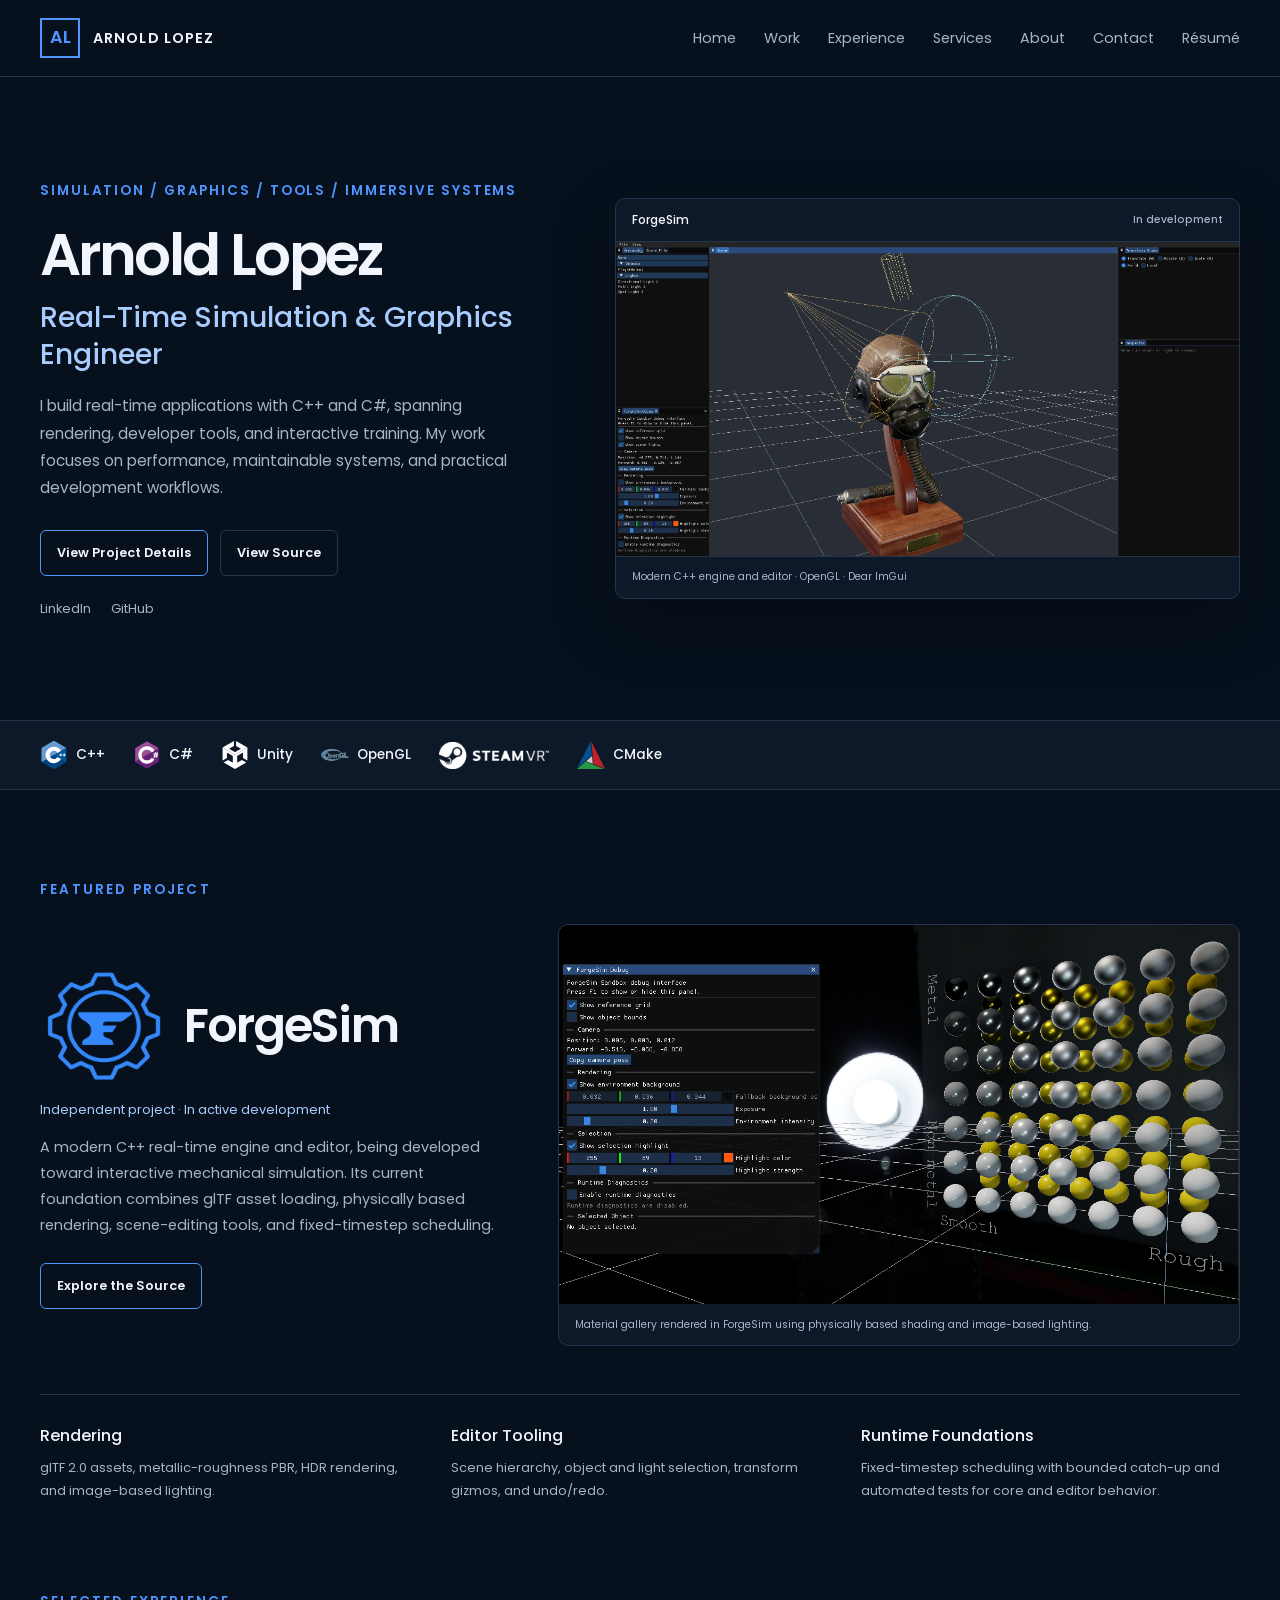
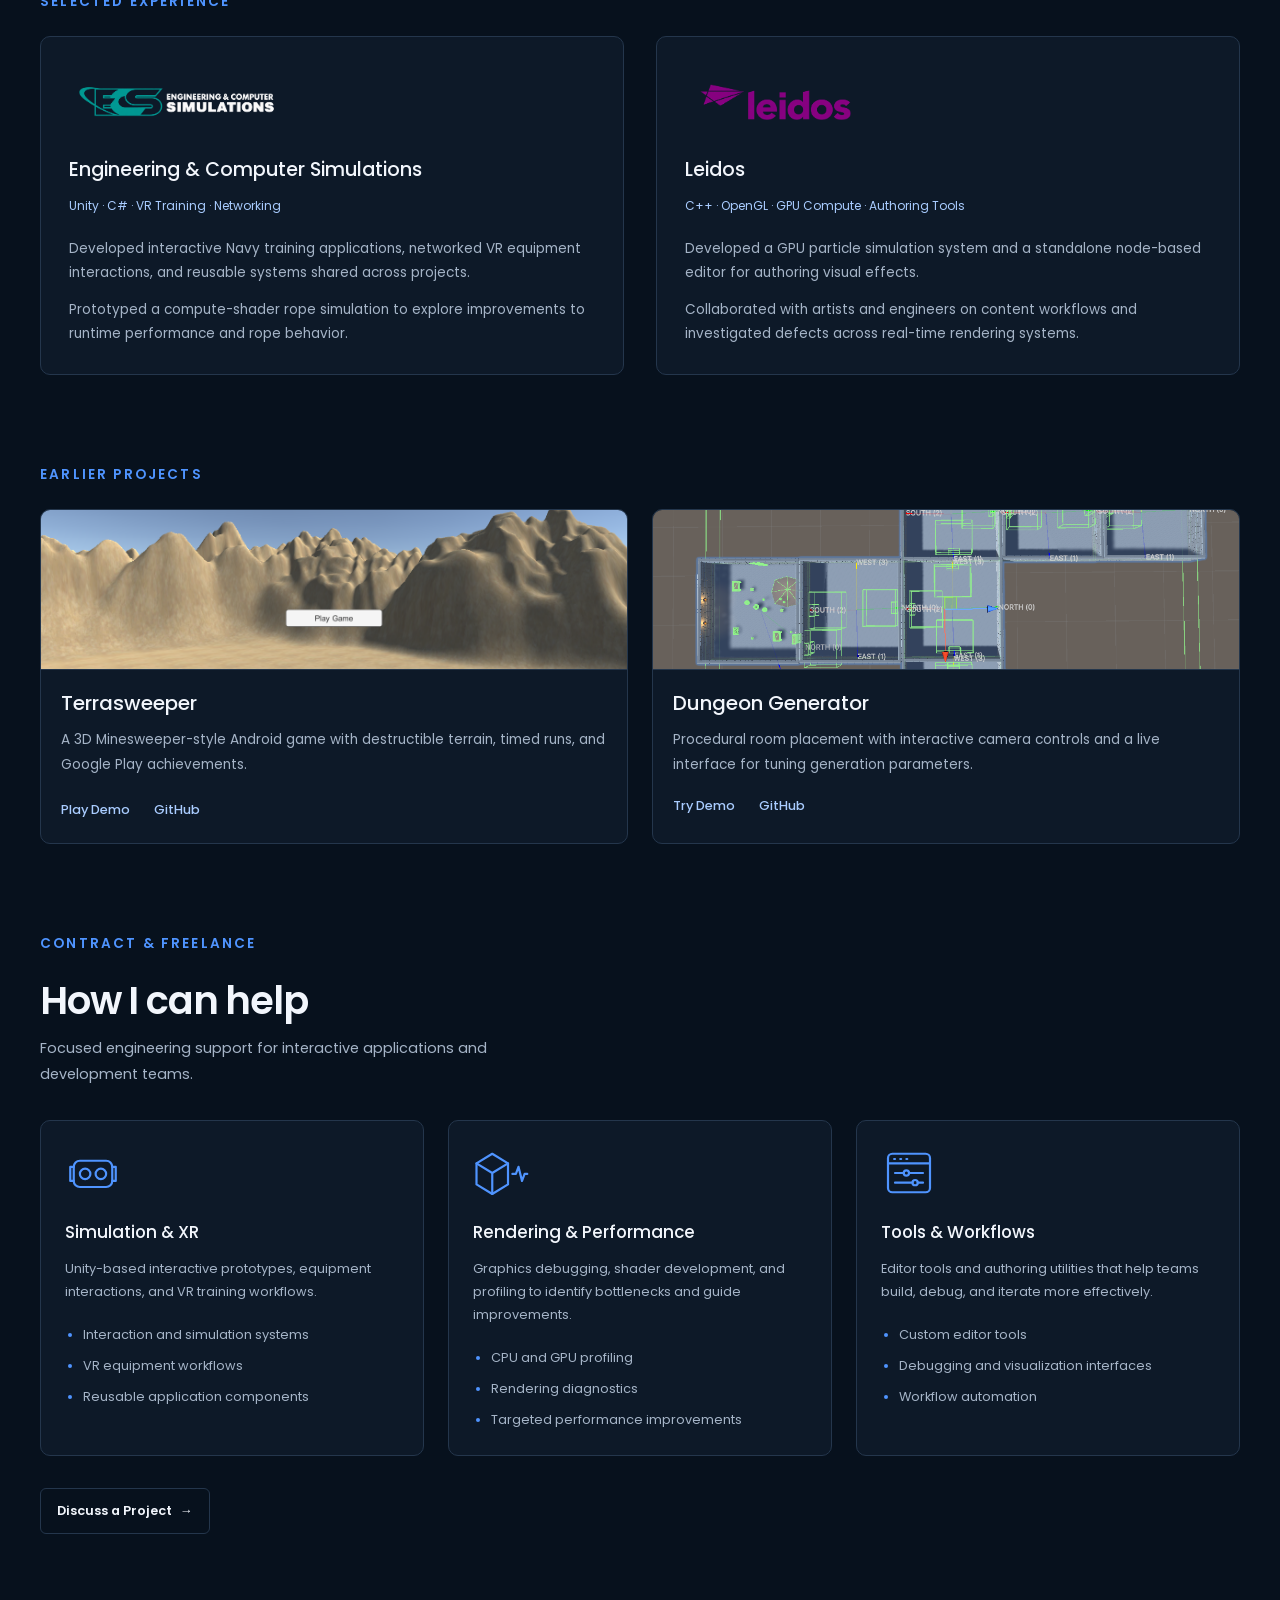
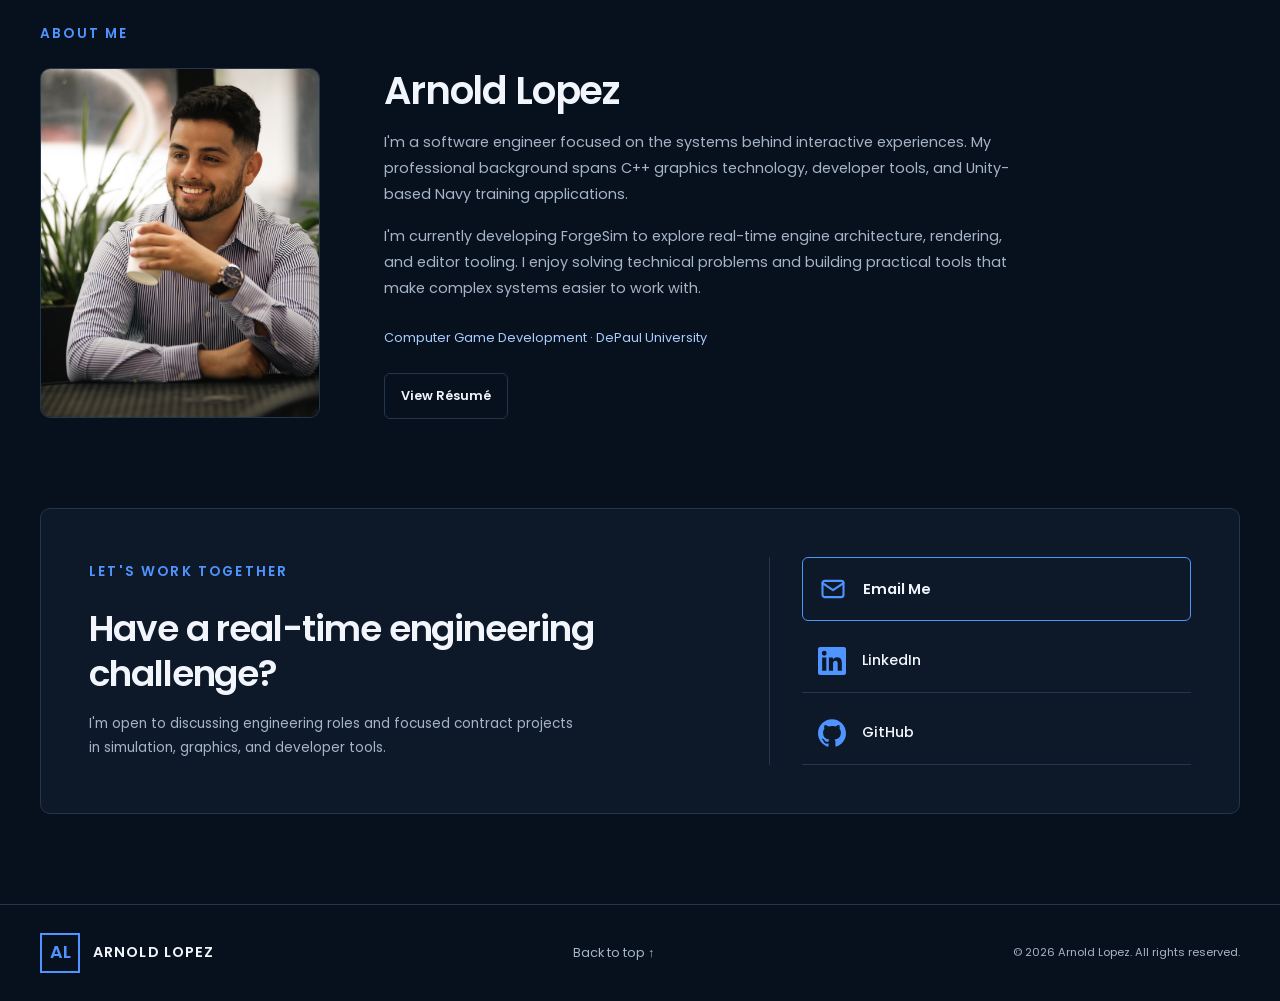
<file: index.html>
<!DOCTYPE html>
<html lang="en">
<head>
    <!-- Google tag (gtag.js) -->
  <script async src="https://www.googletagmanager.com/gtag/js?id=G-CKP7PVN714"></script>
  <script>
    window.dataLayer = window.dataLayer || [];
    function gtag(){dataLayer.push(arguments);}
    gtag('js', new Date());

    gtag('config', 'G-CKP7PVN714');
  </script>
  <meta charset="UTF-8" />
  <meta name="viewport" content="width=device-width, initial-scale=1.0" />

  <title>Arnold Lopez | Simulation &amp; Graphics Engineer</title>

  <meta
    name="description"
    content="C++ and C# engineering for real-time simulation, graphics, developer tools, and VR training. Explore ForgeSim and selected professional work."
  />

  <meta name="theme-color" content="#07111d" />

  <link rel="canonical" href="https://lopezdeveloper.net/" />
  <link rel="icon" href="./assets/favicon.svg" type="image/svg+xml" />

  <meta property="og:type" content="website" />
  <meta property="og:url" content="https://lopezdeveloper.net/" />
  <meta property="og:title" content="Arnold Lopez | Simulation &amp; Graphics Engineer" />
  <meta
    property="og:description"
    content="Real-time simulation, rendering, developer tools, and VR training. Explore ForgeSim and selected engineering work."
  />

  <link rel="stylesheet" href="style.css" />
  <link rel="stylesheet" href="mediaqueries.css" />
</head>
<body>
  <header class="site-header">
    <div class="container header-inner">
      <a class="brand" href="#profile" aria-label="Arnold Lopez home">
        <span class="brand-mark" aria-hidden="true">AL</span>
        <span class="brand-name">Arnold Lopez</span>
      </a>

      <button
        class="menu-toggle"
        type="button"
        aria-controls="primary-navigation"
        aria-expanded="false"
        hidden
      >
        Menu
      </button>

      <nav
        id="primary-navigation"
        class="primary-navigation"
        aria-label="Primary navigation"
      >
        <a href="#profile">Home</a>
        <a href="#forgesim">Work</a>
        <a href="#experience">Experience</a>
        <a href="#services">Services</a>
        <a href="#about">About</a>
        <a href="#contact">Contact</a>

        <a 
          href="./assets/Arnold-Lopez-Resume.pdf"
          target="_blank"
          rel="noopener noreferrer"
        >Résumé
      </a>
      </nav>
    </div>
  </header>
  <main id="main-content" tabindex="-1">
  <section id="profile" class="hero">
  <div class="container hero-layout">
    <div class="hero-copy">
      <p class="hero-eyebrow">
        Simulation / Graphics / Tools / Immersive Systems
      </p>

      <h1>Arnold Lopez</h1>

      <p class="hero-role">
        Real-Time Simulation &amp; Graphics Engineer
      </p>

      <p class="hero-description">
        I build real-time applications with C++ and C#, spanning
        rendering, developer tools, and interactive training.
        My work focuses on performance, maintainable systems,
        and practical development workflows.
      </p>

      <div class="hero-actions">
        <a class="hero-button hero-button-primary" 
           href="./projects/forgesim/"
        >
          View Project Details
        </a>
        <a
          class="hero-button hero-button-secondary"
          href="https://github.com/L0932/ForgeSim"
          target="_blank"
          rel="noopener noreferrer"
        >
          View Source
        </a>
      </div>

      <div class="hero-socials">
        <a href="https://www.linkedin.com/in/arnoldlopez/"
           target="_blank"
           rel="noopener noreferrer"
        >
          LinkedIn
        </a>
        <a href="https://github.com/L0932"
           target="_blank"
           rel="noopener noreferrer"
        >GitHub
      </a>
      </div>
    </div>

    <figure class="hero-preview">
      <div class="preview-header">
        <span>ForgeSim</span>
        <span class="preview-status">In development</span>
      </div>

      <img
        src="./assets/forgesim-editor.png"
        alt="Flight Helmet rendered in ForgeSim's docked editor,
             with scene hierarchy and property controls."
        fetchpriority="high"
      />

      <figcaption>
        Modern C++ engine and editor · OpenGL · Dear ImGui
      </figcaption>
    </figure>
  </div>
</section>

<div class="technology-strip">
  <div class="container technology-strip-inner">
<ul class="technology-list" aria-label="Technologies I work with">
  <li>
    <img src="assets/technologies/cplusplus.svg" alt="" width="28" height="28" />
    <span>C++</span>
  </li>
  <li>
    <img src="assets/technologies/csharp.svg" alt="" width="28" height="28" />
    <span>C#</span>
  </li>
  <li>
    <img class="technology-logo-light" src="assets/technologies/unity.svg" alt="" width="28" height="28" />
    <span>Unity</span>
  </li>
  <li>
    <img class="technology-logo-opengl" src="assets/technologies/opengl.svg" alt="" width="28" height="28" />
    <span>OpenGL</span>
  </li>
  <!-- <li>
    <span>GLSL</span>
  </li> -->
  <li>
    <img
      class="technology-wordmark technology-logo-light"
      src="assets/technologies/steamvr.png"
      alt="SteamVR"
    />
</li>
  <li>
    <img src="assets/technologies/cmake.svg" alt="" width="28" height="28" />
    <span>CMake</span>
  </li>
  <!-- <li>
    <span>VR / XR</span>
  </li> -->
</ul>
  </div>
</div>

<section id="forgesim" class="featured-project">
  <div class="container">
    <p class="section-eyebrow">Featured project</p>

    <div class="featured-project-layout">
      <div class="featured-project-copy">
        <h2 class="featured-project-title">
        <img 
          src="./assets/forgesim-icon.png"
          alt=""
          width="64"
          height="64"
          />          
          <span>ForgeSim</span>
      </h2>
        <p class="project-status">
          Independent project · In active development
        </p>

        <p class="featured-project-description">
          A modern C++ real-time engine and editor, being developed
          toward interactive mechanical simulation. Its current
          foundation combines glTF asset loading, physically based
          rendering, scene-editing tools, and fixed-timestep scheduling.
        </p>

        <a
          class="hero-button hero-button-primary"
          href="https://github.com/L0932/ForgeSim"
          target="_blank"
          rel="noopener noreferrer"
        >
          Explore the Source
        </a>
      </div>

      <figure class="featured-project-image">
        <img
          src="./assets/forgesim-material-gallery.png"
          alt="ForgeSim material gallery demonstrating metallic and
              dielectric surfaces with different roughness and textures."
          loading="lazy"
        />

  <figcaption>
    Material gallery rendered in ForgeSim using
    physically based shading and image-based lighting.
  </figcaption>
      </figure>
    </div>

    <div class="project-highlights">
      <article class="project-highlight">
        <h3>Rendering</h3>
        <p>
          glTF 2.0 assets, metallic-roughness PBR, HDR rendering,
          and image-based lighting.
        </p>
      </article>

      <article class="project-highlight">
        <h3>Editor Tooling</h3>
        <p>
          Scene hierarchy, object and light selection, transform
          gizmos, and undo/redo.
        </p>
      </article>

      <article class="project-highlight">
        <h3>Runtime Foundations</h3>
        <p>
          Fixed-timestep scheduling with bounded catch-up and
          automated tests for core and editor behavior.
        </p>
      </article>
    </div>
  </div>
</section>

<section id="experience" class="professional-experience">
  <div class="container">
    <p class="section-eyebrow">Selected experience</p>

    <div class="experience-grid">
      <article class="experience-entry">
        <div class="experience-logo">
        <img
          class="company-logo company-logo-ecs"
          src="./assets/ecs-logo.png"
          alt=""
          loading="lazy"
        />
      </div>
        <h2>Engineering &amp; Computer Simulations</h2>

        <p class="experience-focus">
          Unity · C# · VR Training · Networking
        </p>

        <p>
          Developed interactive Navy training applications,
          networked VR equipment interactions, and reusable
          systems shared across projects.
        </p>

        <p>
          Prototyped a compute-shader rope simulation to explore
          improvements to runtime performance and rope behavior.
        </p>
      </article>

      <article class="experience-entry">

        <div class="experience-logo">
        <img
          class="company-logo company-logo-leidos"
          src="./assets/leidos-logo.png"
          alt=""
          loading="lazy"
        />
      </div>
        <h2>Leidos</h2>

        <p class="experience-focus">
          C++ · OpenGL · GPU Compute · Authoring Tools
        </p>

        <p>
          Developed a GPU particle simulation system and a
          standalone node-based editor for authoring visual effects.
        </p>

        <p>
          Collaborated with artists and engineers on content
          workflows and investigated defects across real-time
          rendering systems.
        </p>
      </article>
    </div>
  </div>
</section>

<section id="projects" class="earlier-projects">
  <div class="container">
    <p class="section-eyebrow">Earlier projects</p>

    <div class="earlier-project-grid">
      <article class="earlier-project-card">
        <img
          class="earlier-project-image"
          src="./assets/terrasweeper-pic.png"
          alt="Terrasweeper desert landscape."
          loading="lazy"
        />

        <div class="earlier-project-copy">
          <h2>Terrasweeper</h2>

          <p>
            A 3D Minesweeper-style Android game with destructible
            terrain, timed runs, and Google Play achievements.
          </p>

          <div class="project-links">
            <a class="project-link"
              href="https://lopezdeveloper.net/projects/terrasweeper/"
              target="_blank"
              rel="noopener noreferrer"
            >Play Demo</a>

            <a class="project-link"
              href="https://github.com/L0932/Terrasweeper"
              target="_blank"
              rel="noopener noreferrer"
            >GitHub</a>
          </div>
        </div>
      </article>

      <article class="earlier-project-card">
        <img
          class="earlier-project-image"
          src="./assets/dungeon-project.png"
          alt="Procedurally generated dungeon rooms."
          loading="lazy"
        />

        <div class="earlier-project-copy">
          <h2>Dungeon Generator</h2>

          <p>
            Procedural room placement with interactive camera controls
            and a live interface for tuning generation parameters.
          </p>

          <div class="project-links">
            <a
              href="https://lopezdeveloper.net/projects/dungeon-generator-demo/"
              target="_blank"
              rel="noopener noreferrer"
            >Try Demo </a>

            <a
              href="https://github.com/L0932/DungeonGenerator"
              target="_blank"
              rel="noopener noreferrer"
            >GitHub </a>
          </div>
        </div>
      </article>
    </div>
  </div>
</section>

<section id="services" class="services-section">
  <div class="container">
    <p class="section-eyebrow">Contract &amp; freelance</p>

    <h2 class="services-heading">How I can help</h2>

    <p class="services-intro">
      Focused engineering support for interactive applications
      and development teams.
    </p>

    <div class="services-grid">
      <article class="service-card">
        <img
          class="service-icon"
          src="./assets/simulation-xr-icon.svg"
          alt=""
        />
        <h3>Simulation &amp; XR</h3>
        <p>
          Unity-based interactive prototypes, equipment interactions,
          and VR training workflows.
        </p>
        <ul>
          <li>Interaction and simulation systems</li>
          <li>VR equipment workflows</li>
          <li>Reusable application components</li>
        </ul>
      </article>

      <article class="service-card">
        <img
          class="service-icon"
          src="./assets/rendering-performance-icon.svg"
          alt=""
        />
        <h3>Rendering &amp; Performance</h3>
        <p>
          Graphics debugging, shader development, and profiling
          to identify bottlenecks and guide improvements.
        </p>
        <ul>
          <li>CPU and GPU profiling</li>
          <li>Rendering diagnostics</li>
          <li>Targeted performance improvements</li>
        </ul>
      </article>

      <article class="service-card">
        <img
          class="service-icon"
          src="./assets/tools-workflows-icon.svg"
          alt=""
        />
        <h3>Tools &amp; Workflows</h3>
        <p>
          Editor tools and authoring utilities that help teams
          build, debug, and iterate more effectively.
        </p>
        <ul>
          <li>Custom editor tools</li>
          <li>Debugging and visualization interfaces</li>
          <li>Workflow automation</li>
        </ul>
      </article>
    </div>

    <a class="hero-button hero-button-secondary" href="#contact">
      Discuss a Project <span aria-hidden="true">→</span>
    </a>
  </div>
</section>

<section id="about" class="about-section">
  <div class="container">
    <p class="section-eyebrow">About me</p>

    <div class="about-layout">
      <img
        class="about-portrait"
        src="./assets/profile-pic-02.jpg"
        alt="Arnold Lopez"
        loading="lazy"
      />

      <div class="about-copy">
        <h2>Arnold Lopez</h2>

        <p>
          I'm a software engineer focused on the systems behind
          interactive experiences. My professional background spans
          C++ graphics technology, developer tools, and Unity-based
          Navy training applications.
        </p>

        <p>
          I'm currently developing ForgeSim to explore real-time
          engine architecture, rendering, and editor tooling.
          I enjoy solving technical problems and building practical
          tools that make complex systems easier to work with.
        </p>

        <p class="about-education">
          Computer Game Development · DePaul University
        </p>

        <a
          class="hero-button hero-button-secondary"
          href="./assets/Arnold-Lopez-Resume.pdf"
          target="_blank"
          rel="noopener noreferrer"
        >
          View Résumé
        </a>
      </div>
    </div>
  </div>
</section>

<section id="contact" class="contact-section">
  <div class="container">
    <div class="contact-panel contact-panel-balanced">
      <div class="contact-copy">
        <p class="section-eyebrow">Let's work together</p>

        <h2>Have a real-time engineering challenge?</h2>

        <p>
          I'm open to discussing engineering roles and focused
          contract projects in simulation, graphics, and developer tools.
        </p>
      </div>

      <div class="contact-methods">
        <a
          class="contact-method contact-method-email"
          href="mailto:arnold.r.lopez@hotmail.com?subject=Engineering%20Inquiry"
        >
          <svg
            class="contact-method-icon"
            viewBox="0 0 24 24"
            fill="none"
            stroke="currentColor"
            stroke-width="1.8"
            stroke-linecap="round"
            stroke-linejoin="round"
            aria-hidden="true"
            focusable="false"
          >
            <rect x="3" y="5" width="18" height="14" rx="2" />
            <path d="m3 7 9 6 9-6" />
          </svg>
          <span>Email Me</span>
        </a>

        <a
          class="contact-method"
          href="https://www.linkedin.com/in/arnoldlopez/"
          target="_blank"
          rel="noopener noreferrer"
        >
          <svg
            class="contact-method-icon"
            viewBox="0 0 24 24"
            fill="currentColor"
            aria-hidden="true"
            focusable="false"
          >
            <path d="M20.447 20.452h-3.554v-5.569c0-1.328-.027-3.037-1.852-3.037-1.853 0-2.136 1.445-2.136 2.939v5.667H9.351V9h3.414v1.561h.049c.476-.9 1.637-1.85 3.37-1.85 3.601 0 4.267 2.37 4.267 5.455v6.286ZM5.337 7.433a2.062 2.062 0 1 1 0-4.124 2.062 2.062 0 0 1 0 4.124Zm1.782 13.019H3.555V9h3.564v11.452ZM22.225 0H1.771C.792 0 0 .774 0 1.729v20.542C0 23.227.792 24 1.771 24h20.451C23.2 24 24 23.227 24 22.271V1.729C24 .774 23.2 0 22.222 0Z" />
          </svg>
          <span>LinkedIn</span>
        </a>

        <a
          class="contact-method"
          href="https://github.com/L0932"
          target="_blank"
          rel="noopener noreferrer"
        >
          <svg
            class="contact-method-icon"
            viewBox="0 0 24 24"
            fill="currentColor"
            aria-hidden="true"
            focusable="false"
          >
            <path d="M12 .297C5.37.297 0 5.67 0 12.297c0 5.303 3.438 9.8 8.205 11.385.6.113.82-.258.82-.577 0-.285-.01-1.04-.015-2.04-3.338.724-4.043-1.61-4.043-1.61-.546-1.387-1.333-1.756-1.333-1.756-1.09-.745.083-.729.083-.729 1.205.084 1.838 1.237 1.838 1.237 1.07 1.835 2.807 1.305 3.492.998.108-.776.418-1.305.762-1.605-2.665-.303-5.467-1.334-5.467-5.931 0-1.31.467-2.381 1.235-3.221-.135-.303-.54-1.524.105-3.176 0 0 1.005-.322 3.3 1.23a11.5 11.5 0 0 1 3-.404c1.02.005 2.045.138 3 .404 2.28-1.552 3.285-1.23 3.285-1.23.645 1.652.24 2.873.12 3.176.765.84 1.23 1.911 1.23 3.221 0 4.609-2.805 5.625-5.475 5.922.42.36.81 1.096.81 2.22 0 1.606-.015 2.896-.015 3.286 0 .315.21.69.825.57C20.565 22.092 24 17.592 24 12.297c0-6.627-5.373-12-12-12Z" />
          </svg>
          <span>GitHub</span>
        </a>
      </div>
    </div>
  </div>
</section>

</main>

<footer class="site-footer">
  <div class="container footer-inner">
    <a class="brand" href="#profile" aria-label="Arnold Lopez home">
      <span class="brand-mark" aria-hidden="true">AL</span>
      <span class="brand-name">Arnold Lopez</span>
    </a>

    <a class="back-to-top" href="#profile">
      Back to top <span aria-hidden="true">↑</span>
    </a>

    <p class="footer-copyright">
      © 2026 Arnold Lopez. All rights reserved.
    </p>
  </div>
</footer>

  <script src="script.js"></script>
</body>
<a class="skip-link" href="#main-content">
  Skip to content
</a>
</html>
</file>
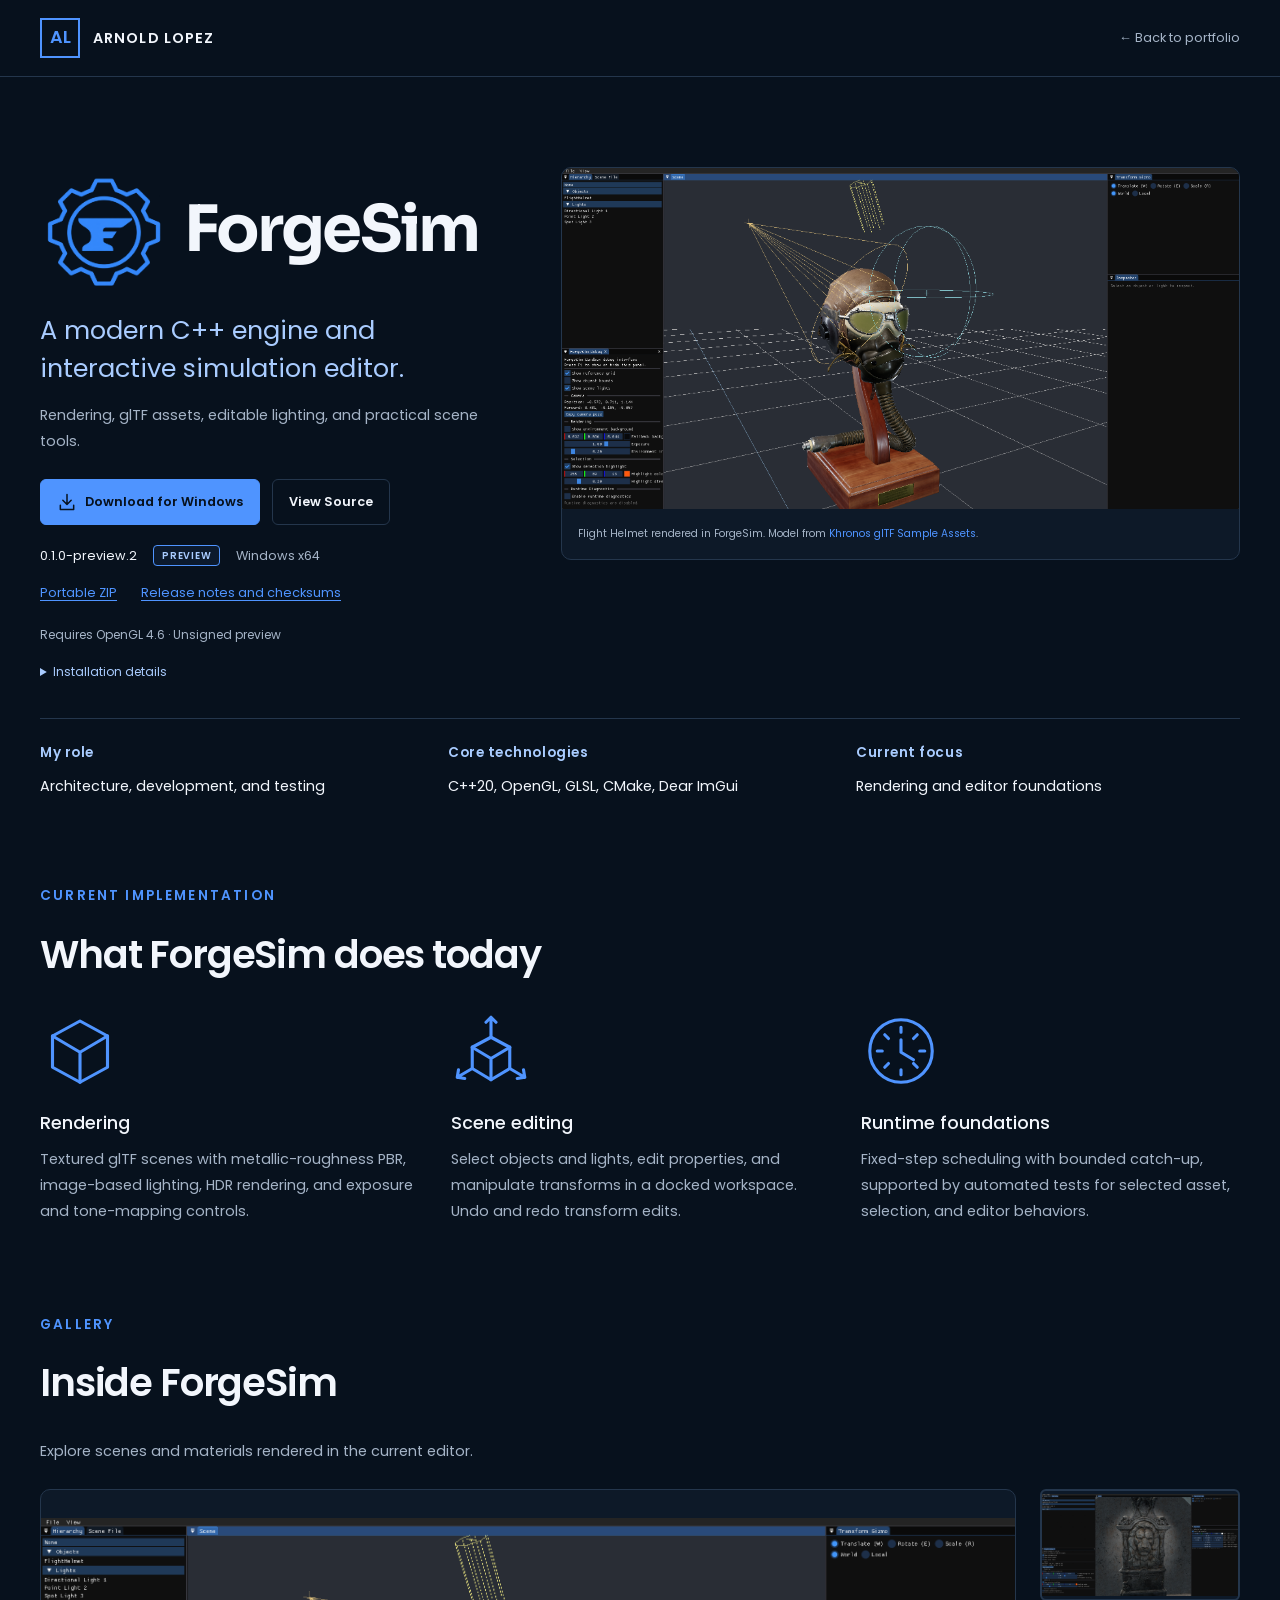
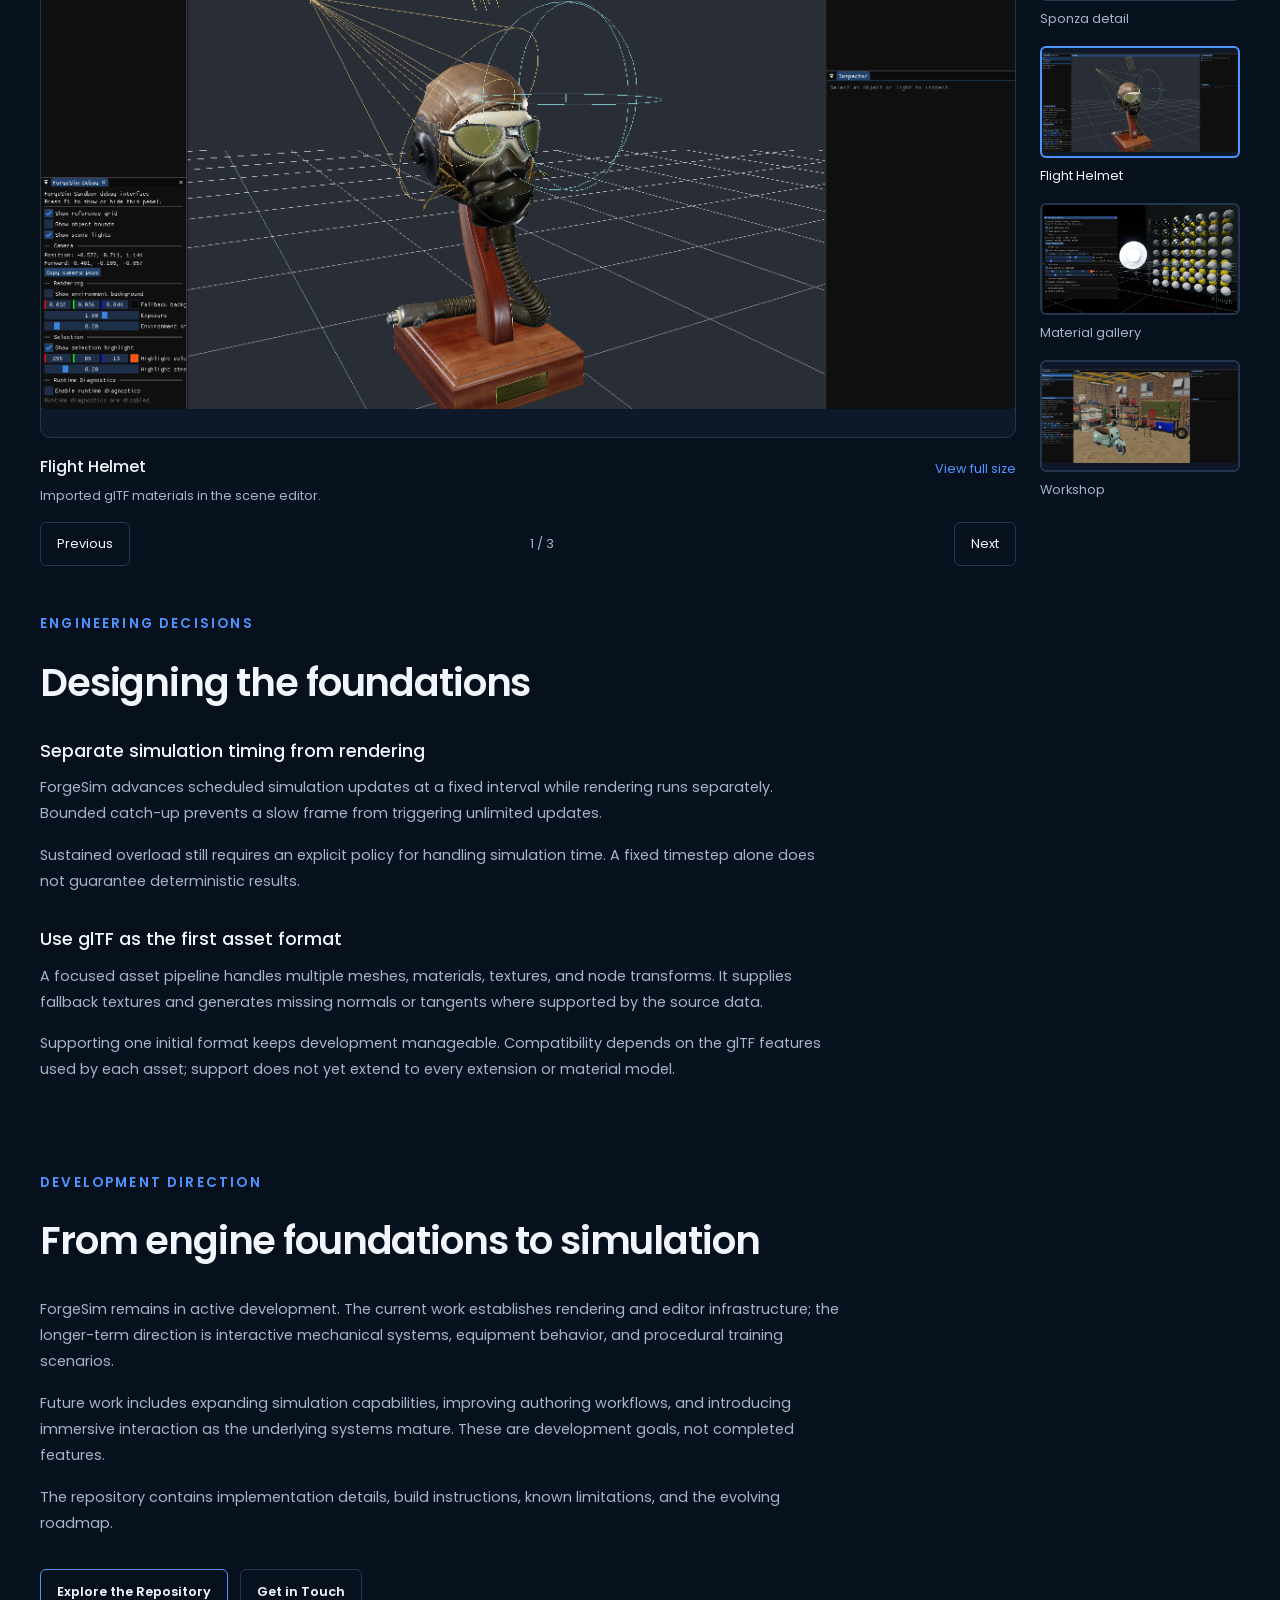
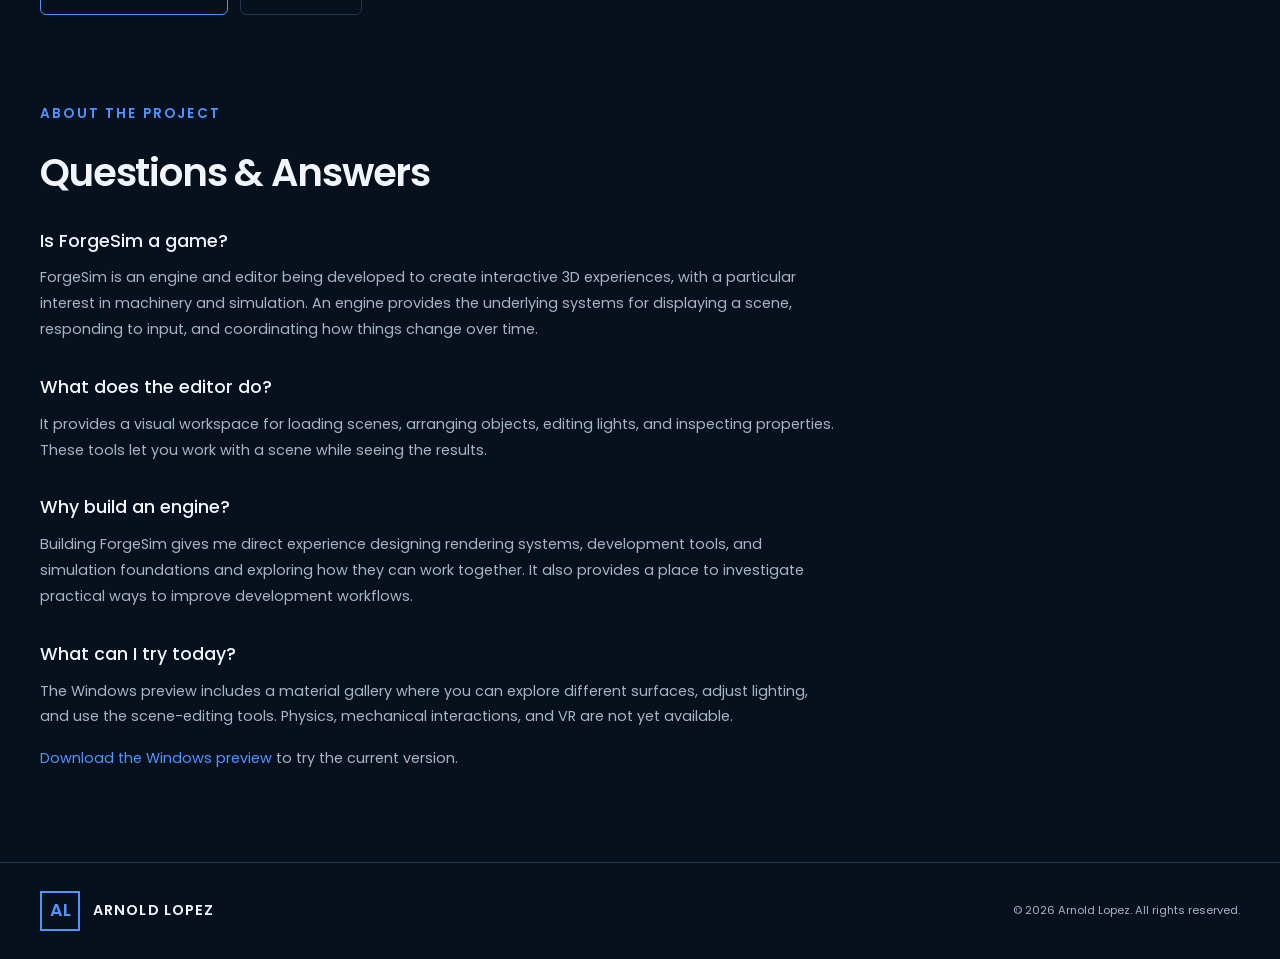
<file: projects/forgesim/index.html>
<!DOCTYPE html>
<html lang="en">
<head>
    <!-- Google tag (gtag.js) -->
    <script async src="https://www.googletagmanager.com/gtag/js?id=G-CKP7PVN714"></script>
    <script>
    window.dataLayer = window.dataLayer || [];
    function gtag(){dataLayer.push(arguments);}
    gtag('js', new Date());

    gtag('config', 'G-CKP7PVN714');
    </script>
    <meta charset="UTF-8" />
    <meta name="viewport" content="width=device-width, initial-scale=1.0" />

    <title>ForgeSim | Arnold Lopez</title>

    <meta
    name="description"
    content="Inside ForgeSim: a modern C++ real-time engine and editor exploring rendering, interactive simulation, and developer tooling."
    />

    <meta name="theme-color" content="#07111d" />

    <link
    rel="canonical"
    href="https://lopezdeveloper.net/projects/forgesim/"
    />

    <link
    rel="icon"
    href="../../assets/favicon.svg"
    type="image/svg+xml"
    />

    <link
      href="https://fonts.googleapis.com/css2?family=Sora:wght@700&display=swap"
      rel="stylesheet"
    />

    <link rel="stylesheet" href="../../style.css" />
    <link rel="stylesheet" href="../../mediaqueries.css" />

    <meta property="og:type" content="website" />
    <meta property="og:site_name" content="Arnold Lopez" />
    <meta property="og:title" content="ForgeSim | Arnold Lopez" />
    <meta
    property="og:description"
    content="A modern C++ engine and editor exploring real-time rendering, interactive simulation, and developer tooling."
    />
    <meta
    property="og:url"
    content="https://lopezdeveloper.net/projects/forgesim/"
    />
    <meta
    property="og:image"
    content="https://lopezdeveloper.net/assets/forgesim-workshop.png"
    />
    <meta
    property="og:image:alt"
    content="Workshop environment rendered in the ForgeSim editor."
    />

    <meta name="twitter:card" content="summary_large_image" />
    <meta name="twitter:title" content="ForgeSim | Arnold Lopez" />
    <meta
    name="twitter:description"
    content="A modern C++ engine and editor exploring rendering, simulation, and developer tooling."
    />
    <meta
    name="twitter:image"
    content="https://lopezdeveloper.net/assets/forgesim-workshop.png"
    />
    <meta
    name="twitter:image:alt"
    content="Workshop environment rendered in the ForgeSim editor."
    />
</head>

<body>
  <a class="skip-link" href="#main-content">Skip to content</a>

  <header class="site-header">
    <div class="container header-inner">
      <a
        class="brand"
        href="../../index.html#profile"
        aria-label="Arnold Lopez home"
      >
        <span class="brand-mark" aria-hidden="true">AL</span>
        <span class="brand-name">Arnold Lopez</span>
      </a>

      <a class="case-back-link" href="../../index.html#forgesim">
        <span aria-hidden="true">←</span> Back to portfolio
      </a>
    </div>
  </header>

<main id="main-content" tabindex="-1">
<section class="case-intro" aria-labelledby="case-title">
  <div class="container">
    <div class="case-hero-layout">
      <div class="case-hero-copy">
        <h1 id="case-title" class="case-brand-title">
        <img
          src="../../assets/forgesim-icon.png"
          alt=""
          width="80"
          height="80"
        />
        <span>ForgeSim</span>
      </h1>

        <p class="case-hero-summary">
          A modern C++ engine and interactive simulation editor.
        </p>

        <p class="case-hero-description">
          Rendering, glTF assets, editable lighting,
          and practical scene tools.
        </p>

        <div
          id="download"
          class="download-block"
          role="region"
          aria-label="Download ForgeSim preview"
        >
          <div class="hero-actions">
            <a
              class="hero-button hero-button-primary download-button case-download-primary"
              data-release-installer
              href="https://github.com/L0932/ForgeSim/releases/download/v0.1.0-preview.2/ForgeSim-0.1.0-preview.2-Windows-AMD64-Setup.exe"
            >
              <svg
                class="button-icon"
                xmlns="http://www.w3.org/2000/svg"
                width="20"
                height="20"
                viewBox="0 0 24 24"
                fill="none"
                stroke="currentColor"
                stroke-width="1.8"
                stroke-linecap="round"
                stroke-linejoin="round"
                aria-hidden="true"
                focusable="false"
              >
                <path d="M12 3v12m-5-5 5 5 5-5" />
                <path d="M4 16v5h16v-5" />
              </svg>
              Download for Windows
            </a>

            <a
              class="hero-button hero-button-secondary"
              href="https://github.com/L0932/ForgeSim"
              target="_blank"
              rel="noopener noreferrer"
            >
              View Source
            </a>
          </div>

          <p class="download-meta">
            <span class="download-version">0.1.0-preview.2</span>
            <span class="preview-badge">Preview</span>
            <span>Windows x64</span>
          </p>

          <ul class="download-links" aria-label="Download resources">
            <li>
              <a
                data-release-zip
                href="https://github.com/L0932/ForgeSim/releases/download/v0.1.0-preview.2/ForgeSim-0.1.0-preview.2-Windows-AMD64.zip"
              >
                Portable ZIP
              </a>
            </li>

            <li>
              <a
                data-release-notes
                href="https://github.com/L0932/ForgeSim/releases/tag/v0.1.0-preview.2"
                target="_blank"
                rel="noopener noreferrer"
              >
                Release notes and checksums
              </a>
            </li>
          </ul>

          <p class="case-hero-requirements">
            Requires OpenGL 4.6 · Unsigned preview
          </p>

          <details class="case-installation">
            <summary>Installation details</summary>

            <div class="case-installation-copy">
              <p>
                Run the installer and follow the setup instructions.
                Alternatively, extract the entire portable ZIP and
                launch ForgeSimSandbox.exe.
              </p>

              <p>
                The installer is unsigned. Windows or your browser
                may display a publisher or download-reputation warning.
              </p>

              <p>
                Includes the PBR material gallery and HDR environment.
                Flight Helmet and workshop assets shown on this page
                are not bundled.
              </p>

              <p>
                This is an early development preview. Physics,
                mechanical interactions, and VR are not yet available.
              </p>
            </div>
          </details>
        </div>
      </div>

      <figure class="case-cover case-hero-cover">
        <a
          class="case-image-link"
          href="../../assets/forgesim-editor.png"
          target="_blank"
          rel="noopener noreferrer"
          aria-label="Open the ForgeSim Flight Helmet screenshot at full resolution in a new tab"
        >
          <img
            src="../../assets/forgesim-editor.png"
            alt="Flight Helmet rendered in ForgeSim's docked editor, with scene hierarchy and property controls."
            fetchpriority="high"
          />
        </a>

        <figcaption>
          Flight Helmet rendered in ForgeSim.
          Model from
          <a
            href="https://github.com/KhronosGroup/glTF-Sample-Assets/tree/main/Models/FlightHelmet"
            target="_blank"
            rel="noopener noreferrer"
          >Khronos glTF Sample Assets</a>.
        </figcaption>
      </figure>
    </div>

    <dl class="case-facts case-hero-facts">
      <div>
        <dt>My role</dt>
        <dd>Architecture, development, and testing</dd>
      </div>

      <div>
        <dt>Core technologies</dt>
        <dd>C++20, OpenGL, GLSL, CMake, Dear ImGui</dd>
      </div>

      <div>
        <dt>Current focus</dt>
        <dd>Rendering and editor foundations</dd>
      </div>
    </dl>
  </div>
</section>

    <section class="case-section" aria-labelledby="capabilities-title">
    <div class="container">
      <p class="section-eyebrow">Current implementation</p>
      <h2 id="capabilities-title">What ForgeSim does today</h2>

      <div class="case-capabilities">
        <article>
          <svg
            class="case-capability-icon"
            viewBox="0 0 64 64"
            fill="none"
            stroke="currentColor"
            stroke-width="2.5"
            stroke-linecap="round"
            stroke-linejoin="round"
            aria-hidden="true"
            focusable="false"
          >
            <path d="m10 20 22-12 22 12v25L32 57 10 45Z" />
            <path d="m10 20 22 13 22-13M32 33v24" />
          </svg>

          <h3>Rendering</h3>
          <p>
            Textured glTF scenes with metallic-roughness PBR,
            image-based lighting, HDR rendering, and exposure
            and tone-mapping controls.
          </p>
        </article>

        <article>
          <svg
            class="case-capability-icon"
            viewBox="0 0 64 64"
            fill="none"
            stroke="currentColor"
            stroke-width="2.5"
            stroke-linecap="round"
            stroke-linejoin="round"
            aria-hidden="true"
            focusable="false"
          >
            <path d="m17 29 15-8 15 8v17l-15 9-15-9Z" />
            <path d="m17 29 15 9 15-9M32 38v17" />
            <path d="M32 21V5m-4 4 4-4 4 4" />
            <path d="m17 46-12 7m1-6-1 6 6 1" />
            <path d="m47 46 12 7m-1-6 1 6-6 1" />
          </svg>

          <h3>Scene editing</h3>
          <p>
            Select objects and lights, edit properties, and manipulate
            transforms in a docked workspace. Undo and redo transform edits.
          </p>
        </article>

        <article>
          <svg
            class="case-capability-icon"
            viewBox="0 0 64 64"
            fill="none"
            stroke="currentColor"
            stroke-width="2.5"
            stroke-linecap="round"
            stroke-linejoin="round"
            aria-hidden="true"
            focusable="false"
          >
            <circle cx="32" cy="32" r="25" />
            <path d="M32 13v4m0 30v4M13 32h4m30 0h4" />
            <path d="m19 19 3 3m20 20 3 3M19 45l3-3m20-20 3-3" />
            <path d="M32 23v10l10 6" />
          </svg>

          <h3>Runtime foundations</h3>
          <p>
            Fixed-step scheduling with bounded catch-up, supported
            by automated tests for selected asset, selection,
            and editor behaviors.
          </p>
        </article>
      </div>
    </div>
  </section>

  <section class="case-section case-gallery-section" aria-labelledby="gallery-title">
  <div class="container">
    <p class="section-eyebrow">Gallery</p>
    <h2 id="gallery-title">Inside ForgeSim</h2>

    <p class="gallery-intro">
      Explore scenes and materials rendered in the current editor.
    </p>

    <div class="scene-gallery" data-gallery>
      <figure class="gallery-feature">
        <a
          class="gallery-full-image"
          href="../../assets/forgesim-editor.png"
          target="_blank"
          rel="noopener noreferrer"
          aria-label="Open Flight Helmet screenshot at full resolution"
        >
          <img
            class="gallery-image"
            src="../../assets/forgesim-editor.png"
            alt="Flight Helmet displayed in ForgeSim's scene editor."
            loading="lazy"
          />
        </a>

        <figcaption class="gallery-caption">
          <div aria-live="polite" aria-atomic="true">
            <h3 class="gallery-image-title">Flight Helmet</h3>
            <p class="gallery-description">
              Imported glTF materials in the scene editor.
            </p>
          </div>

          <a
            class="gallery-full-link"
            href="../../assets/forgesim-editor.png"
            target="_blank"
            rel="noopener noreferrer"
          >View full size</a>
        </figcaption>
      </figure>

      <div class="gallery-controls" hidden>
        <button type="button" data-gallery-previous>
          Previous
        </button>
        <span class="gallery-counter">1 / 3</span>
        <button type="button" data-gallery-next>
          Next
        </button>
      </div>

      <div class="gallery-thumbnails" aria-label="Gallery screenshots">
        <a
          class="gallery-thumbnail"
          href="../../assets/sponza-lion-gallery.png"
          target="_blank"
          rel="noopener noreferrer"
          data-title="Sponza — Architectural Detail"
          data-description="A close-up of Sponza’s carved lion relief, showing textured stone materials rendered in ForgeSim."
          data-alt="Carved stone lion relief from Sponza displayed in the ForgeSim editor."
        >
          <img
            src="../../assets/sponza-lion-gallery.png"
            alt=""
            loading="lazy"
          />
          <span>Sponza detail</span>
        </a>
        <a
          class="gallery-thumbnail is-active"
          href="../../assets/forgesim-editor.png"
          target="_blank"
          rel="noopener noreferrer"
          data-title="Flight Helmet"
          data-description="Imported glTF materials in the scene editor."
          data-alt="Flight Helmet displayed in ForgeSim's scene editor."
        >
          <img
            src="../../assets/forgesim-editor.png"
            alt=""
            loading="lazy"
          />
          <span>Flight Helmet</span>
        </a>

        <a
          class="gallery-thumbnail"
          href="../../assets/forgesim-material-gallery.png"
          target="_blank"
          rel="noopener noreferrer"
          data-title="Material gallery"
          data-description="Compare metallic and dielectric surfaces under shared lighting."
          data-alt="ForgeSim material gallery with rows of spheres showing different materials and roughness."
        >
          <img
            src="../../assets/forgesim-material-gallery.png"
            alt=""
            loading="lazy"
          />
          <span>Material gallery</span>
        </a>

        <a
          class="gallery-thumbnail"
          href="../../assets/forgesim-workshop.png"
          target="_blank"
          rel="noopener noreferrer"
          data-title="Workshop"
          data-description="An imported workshop environment with textured objects in the editor."
          data-alt="Workshop scene in ForgeSim with a scooter, tools, and equipment."
        >
          <img
            src="../../assets/forgesim-workshop.png"
            alt=""
            loading="lazy"
          />
          <span>Workshop</span>
        </a>
      </div>
    </div>
  </div>
</section>
  <section class="case-section" aria-labelledby="decisions-title">
  <div class="container">
    <p class="section-eyebrow">Engineering decisions</p>
    <h2 id="decisions-title">Designing the foundations</h2>

    <div class="case-decisions">
      <article class="case-decision">
        <h3>Separate simulation timing from rendering</h3>

        <p>
          ForgeSim advances scheduled simulation updates at a fixed
          interval while rendering runs separately. Bounded catch-up
          prevents a slow frame from triggering unlimited updates.
        </p>

        <p>
          Sustained overload still requires an explicit policy for
          handling simulation time. A fixed timestep alone does not
          guarantee deterministic results.
        </p>
      </article>

      <article class="case-decision">
        <h3>Use glTF as the first asset format</h3>

        <p>
          A focused asset pipeline handles multiple meshes, materials,
          textures, and node transforms. It supplies fallback textures
          and generates missing normals or tangents where supported
          by the source data.
        </p>

        <p>
          Supporting one initial format keeps development manageable.
          Compatibility depends on the glTF features used by each asset;
          support does not yet extend to every extension or material model.
        </p>
      </article>
    </div>
  </div>
</section>
    <section class="case-section" aria-labelledby="direction-title">
      <div class="container">
        <p class="section-eyebrow">Development direction</p>
        <h2 id="direction-title">From engine foundations to simulation</h2>

        <div class="case-prose">
          <p>
            ForgeSim remains in active development. The current work
            establishes rendering and editor infrastructure; the
            longer-term direction is interactive mechanical systems,
            equipment behavior, and procedural training scenarios.
          </p>

          <p>
            Future work includes expanding simulation capabilities,
            improving authoring workflows, and introducing immersive
            interaction as the underlying systems mature. These are
            development goals, not completed features.
          </p>

          <p>
            The repository contains implementation details, build
            instructions, known limitations, and the evolving roadmap.
          </p>
        </div>

        <div class="hero-actions case-actions">
          <a
            class="hero-button hero-button-primary"
            href="https://github.com/L0932/ForgeSim"
            target="_blank"
            rel="noopener noreferrer"
          >
            Explore the Repository
          </a>

          <a
            class="hero-button hero-button-secondary"
            href="../../index.html#contact"
          >
            Get in Touch
          </a>
        </div>
      </div>
    </section>

    <section class="case-section" aria-labelledby="questions-title">
  <div class="container">
    <p class="section-eyebrow">About the project</p>
    <h2 id="questions-title">Questions &amp; Answers</h2>

    <div class="case-decisions">
      <article class="case-decision">
        <h3>Is ForgeSim a game?</h3>
        <p>
          ForgeSim is an engine and editor being developed to create
          interactive 3D experiences, with a particular interest in
          machinery and simulation. An engine provides the underlying
          systems for displaying a scene, responding to input, and
          coordinating how things change over time.
        </p>
      </article>

      <article class="case-decision">
        <h3>What does the editor do?</h3>
        <p>
          It provides a visual workspace for loading scenes, arranging
          objects, editing lights, and inspecting properties. These tools
          let you work with a scene while seeing the results.
        </p>
      </article>

      <article class="case-decision">
        <h3>Why build an engine?</h3>
        <p>
          Building ForgeSim gives me direct experience designing
          rendering systems, development tools, and simulation
          foundations and exploring how they can work together.
          It also provides a place to investigate practical ways
          to improve development workflows.
        </p>
      </article>

      <article class="case-decision">
        <h3>What can I try today?</h3>
        <p>
          The Windows preview includes a material gallery where you can
          explore different surfaces, adjust lighting, and use the
          scene-editing tools. Physics, mechanical interactions,
          and VR are not yet available.
        </p>
        <p>
          <a href="#download">Download the Windows preview</a>
          to try the current version.
        </p>
      </article>
    </div>
  </div>
</section>
  </main>

  <footer class="site-footer">
    <div class="container footer-inner">
      <a class="brand" href="../../index.html#profile">
        <span class="brand-mark" aria-hidden="true">AL</span>
        <span class="brand-name">Arnold Lopez</span>
      </a>

      <p class="footer-copyright">
        © 2026 Arnold Lopez. All rights reserved.
      </p>
    </div>
  </footer>

  <script src="./gallery.js"></script>
  <script src="./release.js"></script>
</body>
</html>
</file>
<file: style.css>
/* GENERAL */
@import url("https://fonts.googleapis.com/css2?family=Poppins:wght@300;400;500;600&display=swap");

:root {
  --color-bg: #07111d;
  --color-surface: #0d1928;
  --color-border: #24364c;
  --color-text: #f2f6fc;
  --color-muted: #a5b4c7;
  --color-accent: #4f94ff;
  --color-highlight: #a9ccff;

  --content-width: 1200px;
  --panel-radius: 10px;
}

* {
  margin: 0;
  padding: 0;
}

*,
*::before,
*::after {
  box-sizing: border-box;
}

html {
  scroll-behavior: smooth;
}

body {
  font-family: "Poppins", sans-serif;
  background: var(--color-bg);
  color: var(--color-text);
}

p {
  color: var(--color-muted);
}

a {
  color: var(--color-accent);
  text-decoration: none;
}

a:hover {
  color: var(--color-text);
  text-decoration: underline;
  text-underline-offset: 0.2em;
}

section {
  scroll-margin-top: 6rem;
}

.container {
  width: min(var(--content-width), calc(100% - 3rem));
  margin-inline: auto;
}

:focus-visible {
  outline: 2px solid var(--color-accent);
  outline-offset: 4px;
}

.section-eyebrow {
  margin-bottom: 1.5rem;
  color: var(--color-accent);
  font-size: 0.85rem;
  font-weight: 600;
  letter-spacing: 0.16em;
  line-height: 1.5;
  text-transform: uppercase;
}

/* HEADER */
.site-header {
  position: sticky;
  top: 0;
  z-index: 1000;
  background: var(--color-bg);
  border-bottom: 1px solid var(--color-border);
}

.header-inner {
  min-height: 76px;
  display: flex;
  align-items: center;
  justify-content: space-between;
  gap: 1.5rem;
}

.brand {
  display: inline-flex;
  align-items: center;
  gap: 0.8rem;
  color: var(--color-text);
}

.brand:hover {
  color: var(--color-text);
  text-decoration: none;
}

.brand-mark {
  display: grid;
  place-items: center;
  flex-shrink: 0;
  width: 40px;
  aspect-ratio: 1;
  border: 2px solid var(--color-accent);
  color: var(--color-accent);
  font-size: 1.1rem;
  font-weight: 600;
  line-height: 1;
}

.brand-name {
  font-size: 0.9rem;
  font-weight: 600;
  letter-spacing: 0.08em;
  text-transform: uppercase;
}

.primary-navigation {
  display: flex;
  align-items: center;
  gap: 1.75rem;
}

.primary-navigation a {
  color: var(--color-muted);
  font-size: 0.9rem;
}

.primary-navigation a:hover {
  color: var(--color-text);
  text-decoration: none;
}

.menu-toggle {
  padding: 0.5rem 0.75rem;
  border: 1px solid var(--color-border);
  border-radius: 6px;
  background: var(--color-surface);
  color: var(--color-text);
  font: inherit;
  cursor: pointer;
}

.menu-toggle[hidden],
.preview-badge[hidden],
.primary-navigation[hidden] {
  display: none;
}

/* SHARED BUTTONS */
.hero-button {
  display: inline-flex;
  align-items: center;
  justify-content: center;
  gap: 0.5rem;
  min-height: 46px;
  padding: 0.75rem 1rem;
  border: 1px solid transparent;
  border-radius: 6px;
  font-size: 0.8rem;
  font-weight: 600;
}

.hero-button-primary {
  border-color: var(--color-accent);
  background: transparent;
  color: var(--color-text);
}

.hero-button-primary:hover {
  border-color: #80b2ff;
  background: rgb(79 148 255 / 12%);
  color: var(--color-text);
  text-decoration: none;
}

.hero-button-secondary {
  border-color: var(--color-border);
  color: var(--color-text);
}

.hero-button-secondary:hover {
  border-color: var(--color-accent);
  background: var(--color-surface);
  color: var(--color-text);
  text-decoration: none;
}

/* HERO */
.hero {
  margin: 0;
  min-height: auto;
  height: auto;
  padding-block: clamp(3rem, 8vw, 7rem);
}

.hero-layout {
  display: grid;
  grid-template-columns: minmax(0, 0.9fr) minmax(0, 1.1fr);
  align-items: center;
  gap: clamp(2rem, 5vw, 4rem);
}

.hero-copy {
  min-width: 0;
}

.hero-eyebrow {
  margin-bottom: 1.25rem;
  color: var(--color-accent);
  font-size: 0.85rem;
  font-weight: 600;
  letter-spacing: 0.14em;
  line-height: 1.8;
  text-transform: uppercase;
}

.hero h1 {
  margin-bottom: 0.75rem;
  font-size: clamp(2.5rem, 4.5vw, 4rem);
  font-weight: 600;
  letter-spacing: -0.045em;
  line-height: 1.1;
}

.hero-role {
  margin-bottom: 1.25rem;
  color: var(--color-highlight);
  font-size: clamp(1.25rem, 2.2vw, 1.8rem);
  font-weight: 500;
  line-height: 1.3;
}

.hero-description {
  max-width: 52ch;
  margin-bottom: 1.75rem;
  font-size: 0.95rem;
  line-height: 1.8;
}

.hero-actions {
  display: flex;
  flex-wrap: wrap;
  gap: 0.75rem;
}

.hero-socials {
  display: flex;
  gap: 1.25rem;
  margin-top: 1.5rem;
}

.hero-socials a {
  color: var(--color-muted);
  font-size: 0.8rem;
}

.hero-socials a:hover {
  color: var(--color-text);
  text-decoration: none;
}

.hero-preview {
  min-width: 0;
  margin: 0;
  overflow: hidden;
  border: 1px solid var(--color-border);
  border-radius: var(--panel-radius);
  background: var(--color-surface);
  box-shadow: 0 24px 64px rgb(0 0 0 / 25%);
}

.preview-header {
  display: flex;
  align-items: center;
  justify-content: space-between;
  gap: 1rem;
  padding: 0.75rem 1rem;
  border-bottom: 1px solid var(--color-border);
  font-size: 0.75rem;
  font-weight: 500;
}

.preview-status {
  color: var(--color-muted);
  font-size: 0.65rem;
}

.hero-preview img {
  display: block;
  width: 100%;
  height: auto;
}

.hero-preview figcaption {
  padding: 0.75rem 1rem;
  border-top: 1px solid var(--color-border);
  color: var(--color-muted);
  font-size: 0.65rem;
  line-height: 1.6;
}

/* TECHNOLOGIES */
.technology-strip {
  border-block: 1px solid var(--color-border);
  background: var(--color-surface);
}

.technology-strip-inner {
  display: flex;
  align-items: center;
  gap: 2rem;
  padding-block: 1.25rem;
}

.technology-label {
  flex: 0 0 150px;
  font-size: 0.65rem;
  font-weight: 500;
  letter-spacing: 0.12em;
  line-height: 1.6;
  text-transform: uppercase;
}

.technology-list {
  display: flex;
  flex-wrap: wrap;
  align-items: center;
  justify-content: space-between;
  gap: 1.25rem 1.75rem;
  min-width: 0;
  margin: 0;
  padding: 0;
  list-style: none;
}

.technology-list li {
  display: inline-flex;
  align-items: center;
  gap: 0.5rem;
  color: var(--color-text);
  font-size: 0.85rem;
  font-weight: 500;
  white-space: nowrap;
}

.technology-list img {
  display: block;
  width: 28px;
  height: 28px;
  object-fit: contain;
  flex-shrink: 0;
}

/* FEATURED PROJECT */
.featured-project {
  margin: 0;
  min-height: auto;
  height: auto;
  padding-block: clamp(3rem, 7vw, 6rem);
}

.featured-project-layout {
  display: grid;
  grid-template-columns: minmax(0, 0.8fr) minmax(0, 1.2fr);
  align-items: center;
  gap: clamp(2rem, 5vw, 4rem);
}

.featured-project-copy {
  min-width: 0;
}

.featured-project-copy h2 {
  margin-bottom: 0.75rem;
  font-size: clamp(2rem, 4vw, 3rem);
  font-weight: 600;
  letter-spacing: -0.04em;
  line-height: 1.15;
}

.project-status {
  margin-bottom: 1rem;
  color: var(--color-highlight);
  font-size: 0.8rem;
}

.featured-project-description {
  margin-bottom: 1.5rem;
  font-size: 0.9rem;
  line-height: 1.8;
}

.featured-project-image {
  min-width: 0;
  margin: 0;
  overflow: hidden;
  border: 1px solid var(--color-border);
  border-radius: var(--panel-radius);
  background: var(--color-surface);
}

.featured-project-image img {
  display: block;
  width: 100%;
  height: auto;
}

.featured-project-image figcaption {
  padding: 0.75rem 1rem;
  color: var(--color-muted);
  font-size: 0.65rem;
  line-height: 1.7;
}

.featured-project-image a {
  color: var(--color-highlight);
}

.featured-project-image a:hover {
  color: var(--color-text);
}

.project-highlights {
  display: grid;
  grid-template-columns: repeat(3, minmax(0, 1fr));
  gap: 2rem;
  margin-top: 3rem;
  padding-top: 1.75rem;
  border-top: 1px solid var(--color-border);
}

.project-highlight {
  min-width: 0;
  padding: 0;
  border: 0;
}

.project-highlight h3 {
  margin-bottom: 0.5rem;
  font-size: 1rem;
  font-weight: 500;
}

.project-highlight p {
  font-size: 0.8rem;
  line-height: 1.8;
}

/* PROFESSIONAL EXPERIENCE */
#experience.professional-experience {
  margin: 0;
  min-height: auto;
  height: auto;
  padding-block: 0 clamp(3rem, 7vw, 6rem);
}

.experience-grid {
  display: grid;
  grid-template-columns: repeat(2, minmax(0, 1fr));
  gap: 2rem;
}

#experience .experience-entry {
  display: block;
  min-width: 0;
  padding: 1.75rem;
  border: 1px solid var(--color-border);
  border-radius: var(--panel-radius);
  background: var(--color-surface);
  text-align: left;
}

.experience-entry h2 {
  margin-bottom: 0.75rem;
  font-size: 1.2rem;
  font-weight: 500;
  line-height: 1.4;
}

.experience-entry .experience-focus {
  margin-bottom: 1.25rem;
  color: var(--color-highlight);
  font-size: 0.75rem;
  line-height: 1.7;
}

.experience-entry p {
  font-size: 0.85rem;
  line-height: 1.8;
}

.experience-entry p + p {
  margin-top: 0.75rem;
}

/* EARLIER PROJECTS */
#projects.earlier-projects {
  margin: 0;
  min-height: auto;
  height: auto;
  padding-block: 0 clamp(3rem, 7vw, 6rem);
}

.earlier-project-grid {
  display: grid;
  grid-template-columns: repeat(2, minmax(0, 1fr));
  gap: 1.5rem;
}

.earlier-project-card {
  display: flex;
  flex-direction: column;
  min-width: 0;
  overflow: hidden;
  border: 1px solid var(--color-border);
  border-radius: var(--panel-radius);
  background: var(--color-surface);
}

.earlier-project-image {
  display: block;
  flex-shrink: 0;
  width: 100%;
  height: 160px;
  min-height: 0;
  aspect-ratio: auto;
  object-fit: cover;
  border-right: 0;
  border-bottom: 1px solid var(--color-border);
}

.earlier-project-copy {
  flex: 1;
  min-width: 0;
  padding: 1.25rem;
}

.earlier-project-copy h2 {
  margin-bottom: 0.75rem;
  font-size: 1.25rem;
  font-weight: 500;
  line-height: 1.3;
}

.earlier-project-copy p {
  margin-bottom: 1.25rem;
  font-size: 0.85rem;
  line-height: 1.8;
}

.project-links {
  display: flex;
  flex-wrap: wrap;
  gap: 1rem 1.5rem;
}

.project-links a {
  color: var(--color-highlight);
  font-size: 0.8rem;
  font-weight: 500;
}

.project-links a:hover {
  color: var(--color-text);
}

/* SERVICES */
.services-section {
  margin: 0;
  min-height: auto;
  height: auto;
  padding-block: 0 clamp(3rem, 7vw, 6rem);
}

.services-heading {
  margin-bottom: 0.75rem;
  font-size: clamp(1.75rem, 3vw, 2.5rem);
  font-weight: 600;
  letter-spacing: -0.03em;
  line-height: 1.2;
}

.services-intro {
  max-width: 60ch;
  margin-bottom: 2rem;
  font-size: 0.9rem;
  line-height: 1.8;
}

.services-grid {
  display: grid;
  grid-template-columns: repeat(3, minmax(0, 1fr));
  gap: 1.5rem;
  margin-bottom: 2rem;
}

.service-card {
  display: block;
  min-width: 0;
  padding: 1.5rem;
  border: 1px solid var(--color-border);
  border-radius: var(--panel-radius);
  background: var(--color-surface);
  text-align: left;
}

.service-card h3 {
  margin-bottom: 0.75rem;
  font-size: 1.05rem;
  font-weight: 500;
  line-height: 1.4;
}

.service-card p,
.service-card li {
  color: var(--color-muted);
  font-size: 0.8rem;
  line-height: 1.8;
}

.service-card ul {
  display: grid;
  gap: 0.5rem;
  margin-top: 1.25rem;
  padding-left: 1.1rem;
}

.service-card li::marker {
  color: var(--color-accent);
}

/* ABOUT */
#about.about-section {
  margin: 0;
  min-height: auto;
  height: auto;
  padding: 0 0 clamp(3rem, 7vw, 6rem);
}

.about-layout {
  display: grid;
  grid-template-columns: minmax(0, 280px) minmax(0, 1fr);
  align-items: center;
  gap: clamp(2rem, 5vw, 4rem);
}

.about-portrait {
  display: block;
  width: 100%;
  aspect-ratio: 4 / 5;
  object-fit: cover;
  object-position: center;
  border: 1px solid var(--color-border);
  border-radius: var(--panel-radius);
}

.about-copy {
  min-width: 0;
  max-width: 65ch;
}

.about-copy h2 {
  margin-bottom: 1rem;
  font-size: clamp(1.75rem, 3vw, 2.5rem);
  font-weight: 600;
  letter-spacing: -0.03em;
  line-height: 1.2;
}

.about-copy p {
  margin-bottom: 1rem;
  font-size: 0.9rem;
  line-height: 1.8;
  text-align: left;
}

.about-copy .about-education {
  margin-block: 1.5rem;
  color: var(--color-highlight);
  font-size: 0.8rem;
}

/* CONTACT */
#contact.contact-section {
  margin: 0;
  padding: 0 0 clamp(3rem, 7vw, 6rem);
  min-height: auto;
  height: auto;
}

.contact-panel {
  display: grid;
  grid-template-columns: minmax(0, 1.5fr) minmax(0, 1fr);
  align-items: center;
  gap: 3rem;
  padding: clamp(1.5rem, 4vw, 3rem);
  border: 1px solid var(--color-border);
  border-radius: var(--panel-radius);
  background: var(--color-surface);
}

.contact-copy {
  min-width: 0;
}

.contact-copy h2 {
  max-width: 24ch;
  margin-bottom: 1rem;
  font-size: clamp(1.5rem, 3vw, 2.25rem);
  font-weight: 600;
  letter-spacing: -0.03em;
  line-height: 1.25;
}

.contact-copy > p:not(.section-eyebrow) {
  max-width: 55ch;
  margin-bottom: 1.5rem;
  font-size: 0.85rem;
  line-height: 1.8;
}

.contact-links {
  display: grid;
  gap: 0.75rem;
  min-width: 0;
}

.contact-links a {
  padding-block: 0.5rem;
  color: var(--color-highlight);
  font-size: 0.85rem;
  overflow-wrap: anywhere;
}

.contact-links a:hover {
  color: var(--color-text);
}

/* FOOTER */
.site-footer {
  padding-block: 1.75rem;
  border-top: 1px solid var(--color-border);
}

.footer-inner {
  display: flex;
  flex-wrap: wrap;
  align-items: center;
  justify-content: space-between;
  gap: 1.5rem;
}

.back-to-top {
  color: var(--color-muted);
  font-size: 0.8rem;
}

.footer-copyright {
  font-size: 0.7rem;
  line-height: 1.7;
}

/* OPTIONAL MOTION */
@media (prefers-reduced-motion: no-preference) {
  a,
  .menu-toggle {
    transition:
      color 180ms ease,
      background-color 180ms ease,
      border-color 180ms ease;
  }
}

@media (prefers-reduced-motion: reduce) {
  html {
    scroll-behavior: auto;
  }
}

.skip-link {
  position: fixed;
  top: 1rem;
  left: 1rem;
  z-index: 2000;
  padding: 0.75rem 1rem;
  border-radius: 6px;
  background: var(--color-accent);
  color: var(--color-bg);
  font-weight: 600;
  transform: translateY(calc(-100% - 2rem));
}

.skip-link:focus {
  transform: translateY(0);
  color: var(--color-bg);
  text-decoration: none;
}

#main-content {
  scroll-margin-top: 6rem;
}

/* FORGESIM CASE STUDY */
.case-back-link {
  color: var(--color-muted);
  font-size: 0.8rem;
}

.case-intro {
  padding-block: clamp(3rem, 7vw, 6rem);
}

.case-intro h1 {
  margin-bottom: 1rem;
  font-size: clamp(3rem, 7vw, 5rem);
  font-weight: 600;
  letter-spacing: -0.05em;
  line-height: 1.1;
}

.case-summary {
  max-width: 42ch;
  margin-bottom: 1.5rem;
  color: var(--color-highlight);
  font-size: clamp(1.2rem, 2.5vw, 1.8rem);
  line-height: 1.5;
}

.case-description {
  max-width: 75ch;
  font-size: 0.95rem;
  line-height: 1.8;
}

.case-facts {
  display: grid;
  grid-template-columns: repeat(3, minmax(0, 1fr));
  gap: 1.5rem;
  margin-block: 2rem;
  padding-block: 1.5rem;
  border-block: 1px solid var(--color-border);
}

.case-facts > div {
  min-width: 0;
}

.case-facts dt {
  margin-bottom: 0.5rem;
  color: var(--color-muted);
  font-size: 0.7rem;
}

.case-facts dd {
  margin: 0;
  font-size: 0.85rem;
  line-height: 1.7;
}

.case-cover {
  margin: 2.5rem 0 0;
  overflow: hidden;
  border: 1px solid var(--color-border);
  border-radius: var(--panel-radius);
  background: var(--color-surface);
}

.case-cover img {
  display: block;
  width: 100%;
  height: auto;
}

.case-cover figcaption {
  padding: 1rem;
  color: var(--color-muted);
  font-size: 0.75rem;
  line-height: 1.7;
}

.case-section {
  padding-bottom: clamp(3rem, 7vw, 6rem);
}

.case-section h2 {
  margin-bottom: 2rem;
  font-size: clamp(1.75rem, 3vw, 2.5rem);
  font-weight: 600;
  letter-spacing: -0.03em;
  line-height: 1.25;
}

.case-capabilities {
  display: grid;
  grid-template-columns: repeat(3, minmax(0, 1fr));
  gap: 2rem;
}

.case-capabilities article {
  min-width: 0;
}

.case-capabilities h3,
.case-decision h3 {
  margin-bottom: 0.75rem;
  font-size: 1.1rem;
  font-weight: 500;
  line-height: 1.4;
}

.case-capabilities p,
.case-decision p {
  font-size: 0.9rem;
  line-height: 1.8;
}

.case-decisions {
  display: grid;
  gap: 2.5rem;
  max-width: 80ch;
}

.case-decision p + p {
  margin-top: 1rem;
}

.case-prose {
  max-width: 80ch;
}

.case-prose p {
  font-size: 0.9rem;
  line-height: 1.8;
}

.case-prose p + p {
  margin-top: 1rem;
}

.case-actions {
  margin-top: 2rem;
}

.case-image-link {
  display: block;
  cursor: zoom-in;
}

.case-image-link img {
  display: block;
  width: 100%;
  height: auto;
}

.technology-logo-light {
  filter: brightness(0) invert(1);
}

.technology-list img.technology-wordmark {
  width: 110px;
  height: 28px;
  object-fit: contain;
}

.project-link {
  display: inline-block;
  padding-block: 0.25rem;
  color: var(--color-muted);
  font-size: 0.8rem;
  font-weight: 500;
  text-decoration: none;
}

.project-link:hover {
  color: var(--color-text);
  text-decoration: underline;
  text-underline-offset: 0.25em;
  text-decoration-color: var(--color-accent);
}

/* FORGESIM DOWNLOADS */
.download-block {
  scroll-margin-top: 7rem;
}

.button-icon {
  display: block;
  flex: 0 0 auto;
}

.download-button {
  color: var(--color-accent);
}

.download-button:hover {
  color: var(--color-highlight);
}

.download-meta {
  display: flex;
  flex-wrap: wrap;
  align-items: center;
  gap: 0.65rem 1rem;
  margin-top: 1.25rem;
  font-size: 0.8rem;
  line-height: 1.6;
}

.download-version {
  color: var(--color-text);
}

.preview-badge {
  display: inline-flex;
  align-items: center;
  padding: 0.15rem 0.5rem;
  border: 1px solid var(--color-accent);
  border-radius: 4px;
  color: var(--color-highlight);
  background: rgb(79 148 255 / 7%);
  font-size: 0.6rem;
  font-weight: 600;
  letter-spacing: 0.08em;
  line-height: 1.5;
  text-transform: uppercase;
}

.download-links {
  display: flex;
  flex-wrap: wrap;
  gap: 0.5rem 1.5rem;
  margin: 0.75rem 0 0;
  padding: 0;
  list-style: none;
}

.download-links a {
  display: inline-block;
  padding-block: 0.35rem;
  font-size: 0.8rem;
  text-decoration: underline;
  text-underline-offset: 0.25em;
}

.download-details {
  max-width: 80ch;
  margin-top: 1.25rem;
  padding-top: 1rem;
  border-top: 1px solid var(--color-border);
}

.download-details p {
  font-size: 0.75rem;
  line-height: 1.8;
}

.download-details p + p {
  margin-top: 0.65rem;
}

/* FORGESIM SPLIT INTRO */
.case-hero-layout {
  display: grid;
  grid-template-columns: minmax(0, 0.9fr) minmax(0, 1.3fr);
  align-items: start;
  gap: clamp(2rem, 4vw, 3.5rem);
}

.case-hero-copy {
  min-width: 0;
}

.case-hero-summary {
  margin-bottom: 1rem;
  color: var(--color-highlight);
  font-size: clamp(1.2rem, 2vw, 1.6rem);
  line-height: 1.5;
}

.case-hero-description {
  margin-bottom: 1.5rem;
  font-size: 0.9rem;
  line-height: 1.8;
}

.case-hero-cover {
  min-width: 0;
  margin: 0;
}

.case-hero-cover img {
  display: block;
  width: 100%;
  height: auto;
}

.case-hero-cover figcaption {
  font-size: 0.65rem;
}

.case-hero-requirements {
  margin-top: 1rem;
  font-size: 0.75rem;
  line-height: 1.8;
}

.case-installation {
  margin-top: 0.75rem;
}

.case-installation summary {
  width: fit-content;
  padding-block: 0.35rem;
  color: var(--color-highlight);
  font-size: 0.75rem;
  cursor: pointer;
}

.case-installation summary:hover {
  color: var(--color-text);
}

.case-installation-copy {
  padding-top: 0.65rem;
}

.case-installation-copy p {
  font-size: 0.75rem;
  line-height: 1.8;
}

.case-installation-copy p + p {
  margin-top: 0.75rem;
}

.case-hero-facts {
  margin: 2rem 0 0;
  border-bottom: 0;
}

.case-intro #case-title {
  font-family: "Sora", sans-serif;
  font-weight: 700;
  letter-spacing: -0.045em;
}

.featured-project-title {
  display: flex;
  align-items: center;
  gap: 1rem;
}

.featured-project-title img {
  display: block;
  flex: 0 0 auto;
  width: 128px;
  height: 128px;
  object-fit: contain;
}

.case-brand-title img {
  display: block;
  flex: 0 0 auto;
  width: 128px;
  height: 128px;
  object-fit: contain;
}

.experience-logo {
  display: flex;
  align-items: center;
  height: 72px;
  margin-bottom: 1.25rem;
}

.company-logo {
  display: block;
  max-width: 100%;
  max-height: 100%;
  object-fit: contain;
  object-position: left center;
}

.company-logo-ecs {
  width: 280px;
}

.company-logo-leidos {
  width: 180px;
}

.service-icon {
  display: block;
  width: 56px;
  height: 56px;
  margin-bottom: 1.25rem;
  color: var(--color-accent);
}

.contact-panel-balanced {
  grid-template-columns: minmax(0, 1.5fr) minmax(0, 1fr);
  gap: clamp(2rem, 4vw, 3rem);
}

.contact-panel-balanced .contact-copy > p:last-child {
  margin-bottom: 0;
}

.contact-methods {
  display: grid;
  gap: 0.5rem;
  min-width: 0;
  padding-left: 2rem;
  border-left: 1px solid var(--color-border);
}

.contact-method {
  display: flex;
  align-items: center;
  gap: 1rem;
  min-height: 64px;
  padding: 1rem;
  border-bottom: 1px solid var(--color-border);
  color: var(--color-text);
  font-size: 0.9rem;
  font-weight: 500;
}

.contact-method:hover {
  background: rgb(79 148 255 / 7%);
  color: var(--color-highlight);
  text-decoration: none;
}

.contact-method-email {
  border: 1px solid var(--color-accent);
  border-radius: 6px;
  font-weight: 600;
}

.contact-method-icon {
  display: block;
  flex: 0 0 28px;
  width: 28px;
  height: 28px;
  color: var(--color-accent);
}

/* ForgeSim hero branding */
.case-intro #case-title.case-brand-title {
  display: flex;
  align-items: center;
  gap: 1rem;
  font-size: clamp(2.5rem, 5vw, 4rem);
}

/* Filled download button */
.case-download-primary {
  background: var(--color-accent);
  border-color: var(--color-accent);
  color: var(--color-bg);
}

.case-download-primary:hover {
  background: #80b2ff;
  border-color: #80b2ff;
  color: var(--color-bg);
}

/* More visible labels in the project facts strip */
.case-hero-facts dt {
  margin-bottom: 0.65rem;
  color: var(--color-highlight);
  font-size: 0.85rem;
  font-weight: 600;
  letter-spacing: 0.04em;
}

.case-hero-facts dd {
  font-size: 0.9rem;
  line-height: 1.7;
}

/* ForgeSim capability icons */
.case-capability-icon {
  display: block;
  width: 80px;
  height: 80px;
  margin-bottom: 1.25rem;
  color: var(--color-accent);
}

/* Tighter transition from the introduction to capabilities */
.case-intro {
  padding-bottom: clamp(2.5rem, 5vw, 4rem);
}

.case-hero-facts {
  margin-bottom: 0;
}

/* Keep engineering explanations at a comfortable reading width */
.case-decisions {
  max-width: 80ch;
  gap: 2rem;
}

/* FORGESIM GALLERY */
.gallery-intro {
  max-width: 65ch;
  margin-bottom: 1.5rem;
  font-size: 0.9rem;
  line-height: 1.8;
}

.gallery-feature {
  margin: 0;
}

.gallery-full-image {
  display: grid;
  place-items: center;
  overflow: hidden;
  aspect-ratio: 16 / 9;
  border: 1px solid var(--color-border);
  border-radius: var(--panel-radius);
  background: var(--color-surface);
  cursor: zoom-in;
}

.gallery-image {
  display: block;
  width: 100%;
  height: 100%;
  min-height: 0;
  object-fit: contain;
}

.gallery-caption {
  display: flex;
  justify-content: space-between;
  align-items: flex-start;
  gap: 1rem;
  padding-block: 1rem;
}

.gallery-image-title {
  margin-bottom: 0.35rem;
  font-size: 1rem;
  font-weight: 500;
}

.gallery-description,
.gallery-full-link {
  font-size: 0.8rem;
  line-height: 1.7;
}

.gallery-full-link {
  flex-shrink: 0;
  padding-block: 0.25rem;
}

.gallery-controls {
  display: flex;
  align-items: center;
  justify-content: space-between;
  gap: 1rem;
  margin-bottom: 1.5rem;
}

.gallery-controls[hidden] {
  display: none;
}

.gallery-controls button {
  min-height: 44px;
  padding: 0.6rem 1rem;
  border: 1px solid var(--color-border);
  border-radius: 6px;
  background: transparent;
  color: var(--color-text);
  font: inherit;
  font-size: 0.8rem;
  cursor: pointer;
}

.gallery-controls button:hover {
  border-color: var(--color-accent);
  background: var(--color-surface);
}

.gallery-counter {
  color: var(--color-muted);
  font-size: 0.8rem;
}

.gallery-thumbnails {
  display: grid;
  grid-template-columns: repeat(3, minmax(0, 1fr));
  gap: 1rem;
}

.gallery-thumbnail {
  min-width: 0;
  color: var(--color-muted);
  font-size: 0.8rem;
  line-height: 1.6;
}

.gallery-thumbnail img {
  display: block;
  width: 100%;
  aspect-ratio: 16 / 9;
  margin-bottom: 0.5rem;
  border: 2px solid var(--color-border);
  border-radius: 6px;
  background: var(--color-surface);
  object-fit: contain;
}

.gallery-thumbnail:hover {
  color: var(--color-text);
  text-decoration: none;
}

.gallery-thumbnail:hover img,
.gallery-thumbnail.is-active img {
  border-color: var(--color-accent);
}

.gallery-thumbnail.is-active {
  color: var(--color-text);
}

.gallery-note {
  margin-top: 1.25rem;
  font-size: 0.75rem;
  line-height: 1.8;
}

@media (max-width: 600px) {
  .gallery-caption {
    flex-direction: column;
    gap: 0.5rem;
  }

  .gallery-thumbnails {
    gap: 0.5rem;
  }
}

/* Large image on the left, thumbnail previews on the right */
.scene-gallery {
  display: grid;
  grid-template-columns: minmax(0, 1fr) 200px;
  column-gap: 1.5rem;
  align-items: start;
}

.gallery-feature {
  grid-column: 1;
  grid-row: 1;
  min-width: 0;
}

.gallery-thumbnails {
  grid-column: 2;
  grid-row: 1 / 3;
  grid-template-columns: 1fr;
  gap: 1rem;
}

.gallery-controls {
  grid-column: 1;
  grid-row: 2;
}

.gallery-note {
  grid-column: 1 / -1;
}

/* Return previews below the image on smaller screens */
@media (max-width: 800px) {
  .scene-gallery {
    grid-template-columns: minmax(0, 1fr);
  }

  .gallery-thumbnails {
    grid-column: 1;
    grid-row: 3;
    grid-template-columns: repeat(3, minmax(0, 1fr));
    gap: 0.5rem;
  }

  .gallery-note {
    grid-row: 4;
  }
}

.case-gallery-section {
  padding-bottom: 3rem;
}

.case-gallery-section .gallery-controls {
  margin-bottom: 0;
}
</file>
<file: mediaqueries.css>
/* TABLET AND SMALL DESKTOP */
@media (max-width: 900px) {
  .hero-layout {
    grid-template-columns: 1fr;
    gap: 2.5rem;
  }

  .hero-copy {
    max-width: 640px;
  }

  .featured-project-layout {
    grid-template-columns: 1fr;
  }

  .earlier-project-grid {
    grid-template-columns: 1fr;
  }

  .services-grid {
    grid-template-columns: 1fr;
    gap: 1rem;
  }

  .contact-panel {
    grid-template-columns: 1fr;
    gap: 1.5rem;
  }

  .case-capabilities {
    grid-template-columns: 1fr;
    gap: 1.5rem;
  }
}

/* MOBILE NAVIGATION AND SECTION LAYOUTS */
@media (max-width: 700px) {
  .header-inner {
    flex-wrap: wrap;
    gap: 0;
    padding-block: 1rem;
  }

  .brand-name {
    font-size: 0.75rem;
  }

  .primary-navigation {
    width: 100%;
    flex-direction: column;
    align-items: stretch;
    gap: 0;
    padding-top: 1rem;
  }

  .primary-navigation a {
    padding: 0.75rem 0;
  }

  .technology-strip-inner {
    flex-direction: column;
    align-items: flex-start;
    gap: 1rem;
  }

  .technology-label {
    flex-basis: auto;
  }

  .technology-list {
    justify-content: flex-start;
    gap: 0.75rem 1.5rem;
  }

  .featured-project {
    padding-block: 3rem;
  }

  .project-highlights {
    grid-template-columns: 1fr;
    gap: 1.5rem;
  }

  .experience-grid {
    grid-template-columns: 1fr;
    gap: 1rem;
  }

  #experience.professional-experience {
    padding-block: 0 3rem;
  }

  #experience .experience-entry {
    padding: 1.25rem;
  }

  #projects.earlier-projects,
  .services-section,
  #about.about-section,
  #contact.contact-section {
    padding-block: 0 3rem;
  }

  .about-layout {
    grid-template-columns: 1fr;
    gap: 1.5rem;
  }

  .about-portrait {
    max-width: 240px;
  }

  .case-facts {
  grid-template-columns: 1fr;
}
}

/* SMALL PHONES */
@media (max-width: 600px) {
  .hero {
    padding-block: 2.5rem;
  }

  .hero-eyebrow {
    font-size: 0.6rem;
  }

  .hero-actions {
    flex-direction: column;
    align-items: stretch;
  }

  .hero-actions .hero-button {
    width: 100%;
  }

.earlier-project-image {
  height: 140px;
}

  .footer-inner {
    flex-direction: column;
    align-items: flex-start;
    gap: 1rem;
  }
}

/* FORGESIM SPLIT INTRO */
@media (max-width: 1000px) {
  .case-hero-layout {
    grid-template-columns: 1fr;
    gap: 2rem;
  }

  .case-hero-copy {
    max-width: 65ch;
  }
}

@media screen and (max-width: 800px) {
  .contact-panel-balanced {
    grid-template-columns: minmax(0, 1fr);
    gap: 1.5rem;
  }

  .contact-methods {
    padding-left: 0;
    padding-top: 1.5rem;
    border-left: 0;
    border-top: 1px solid var(--color-border);
  }
}
</file>
